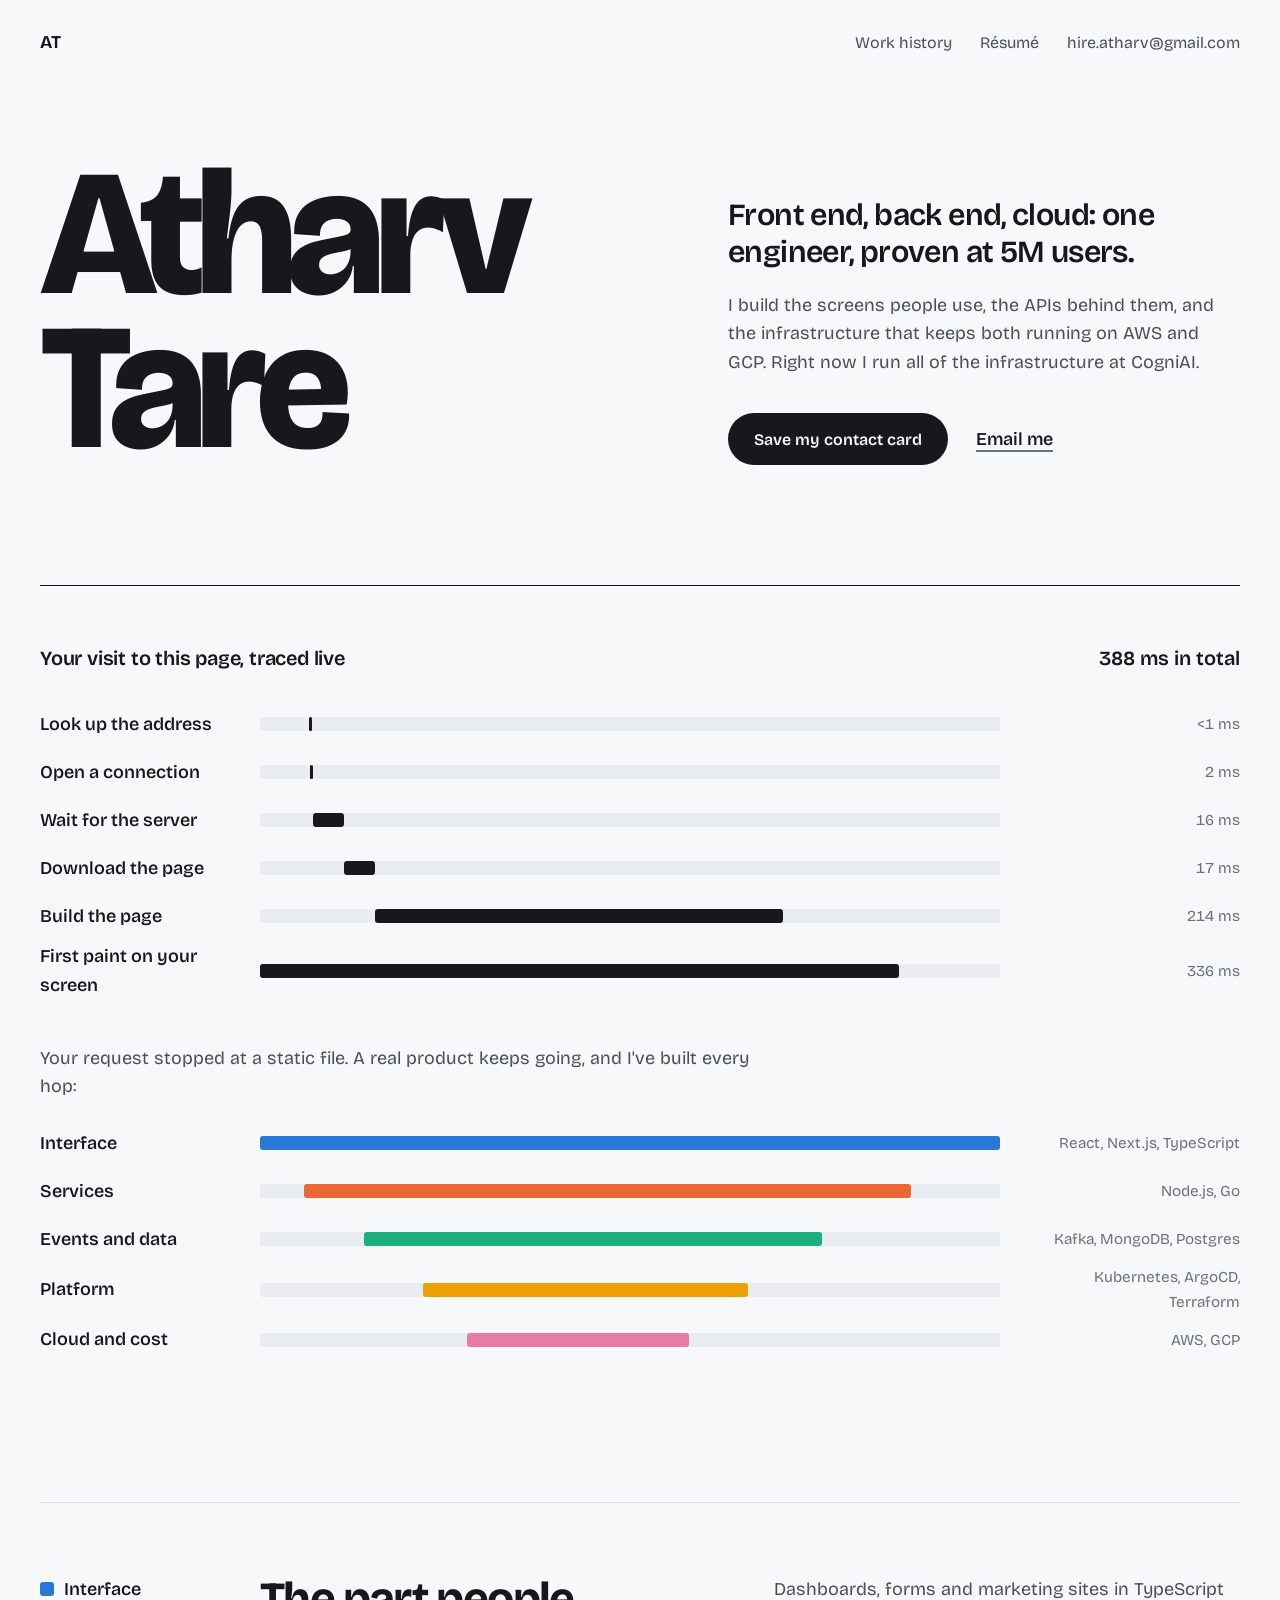
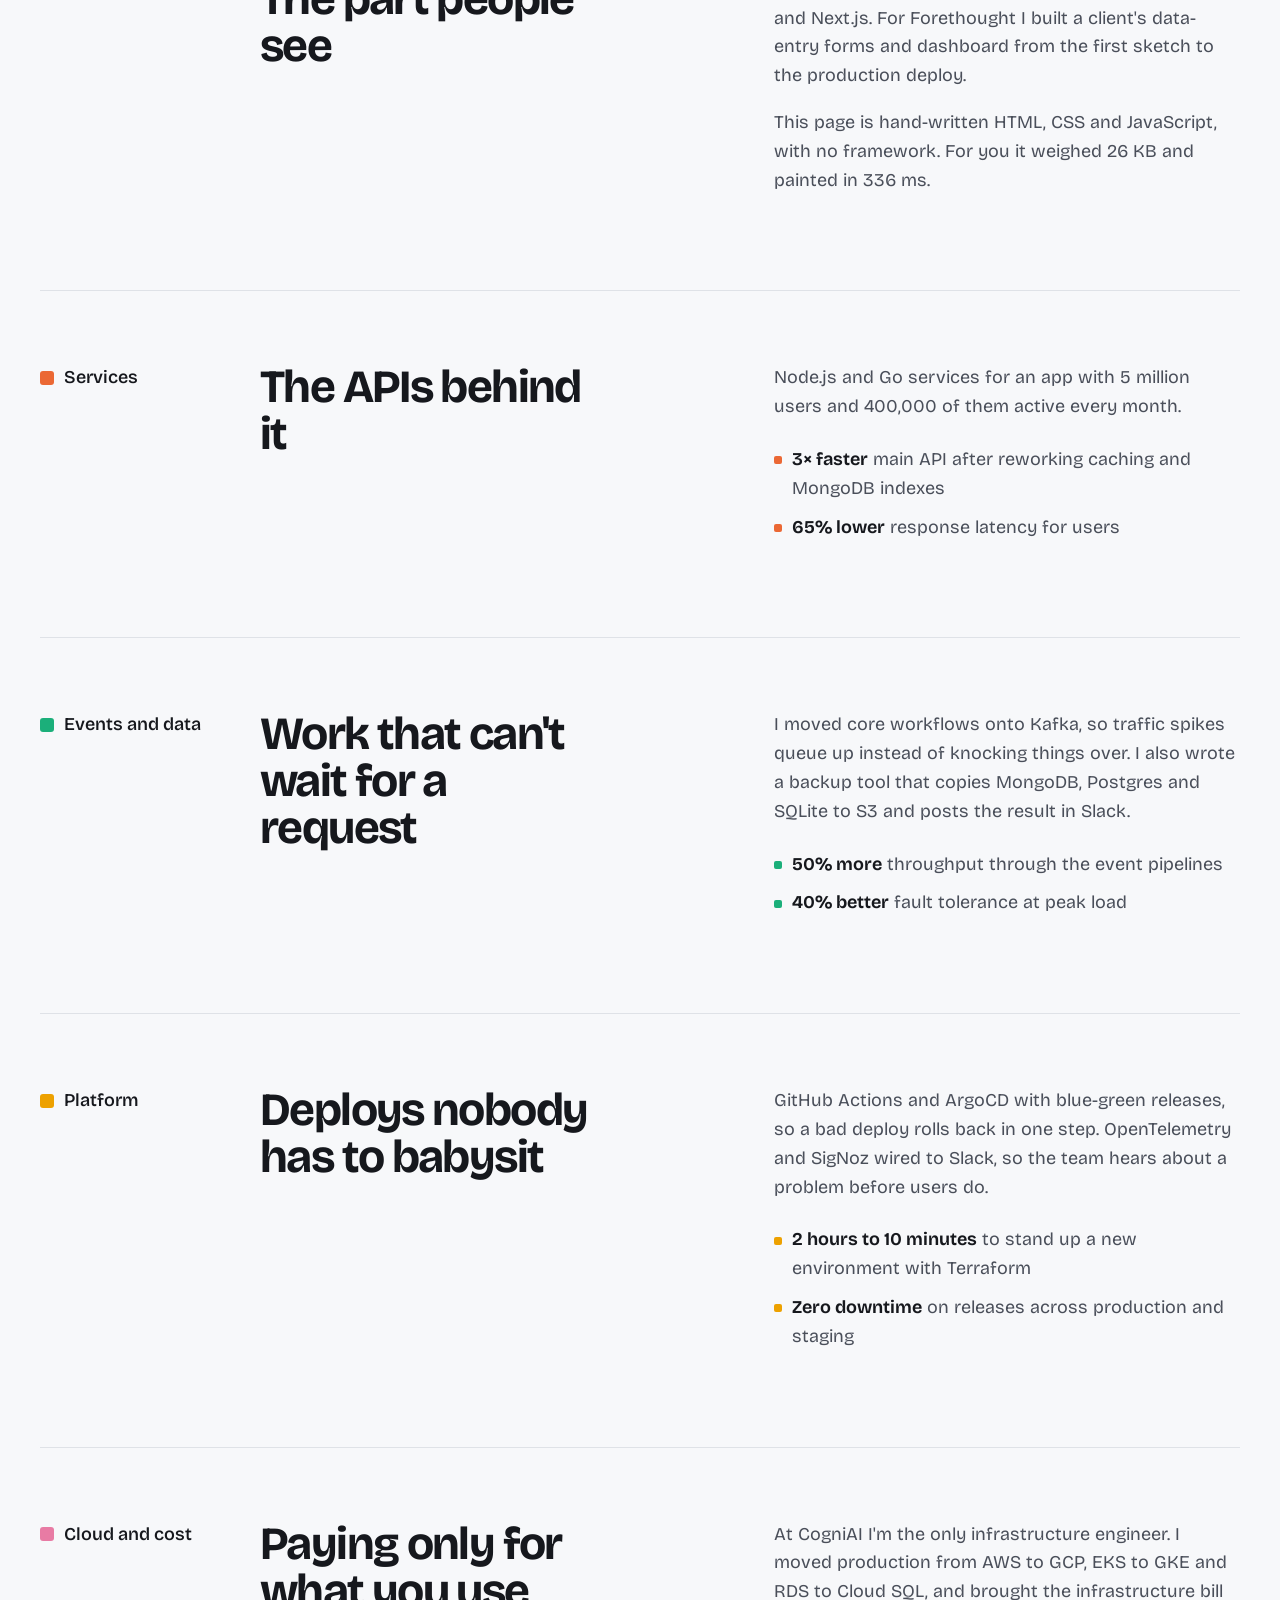
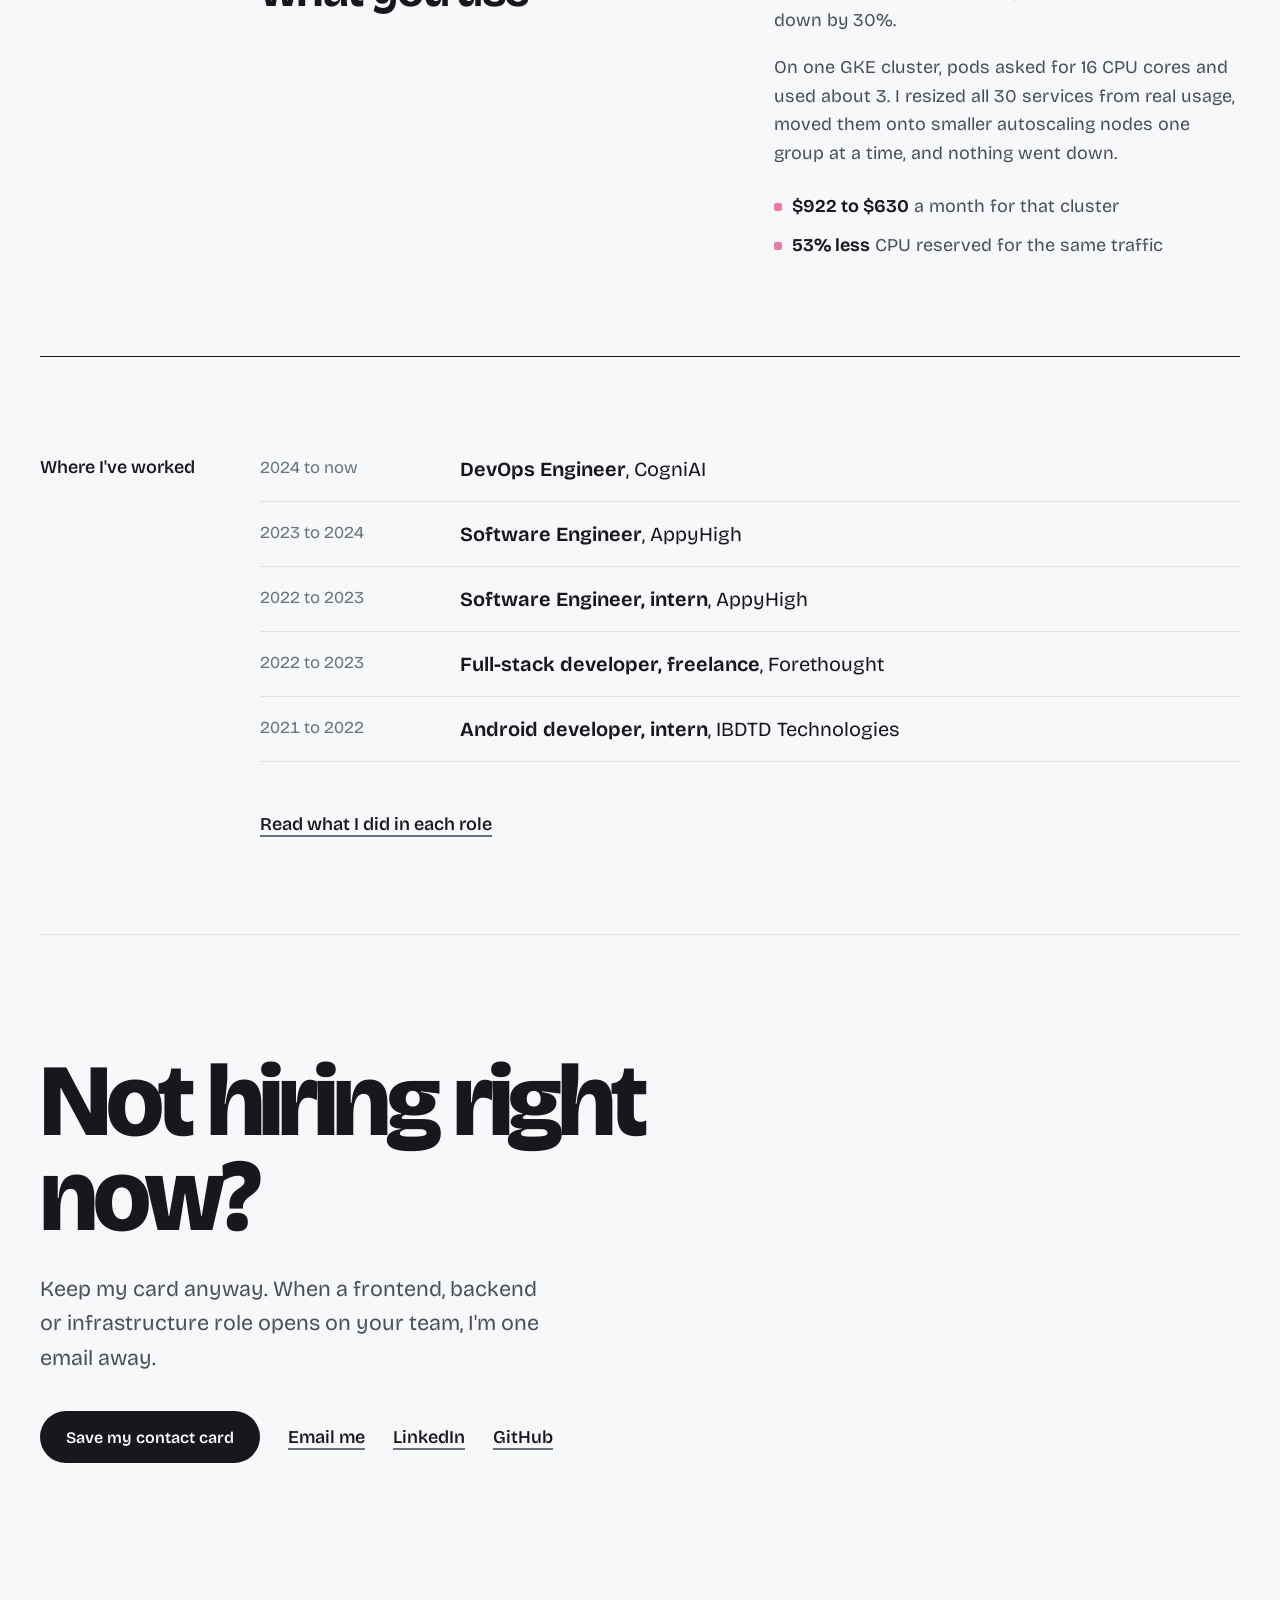
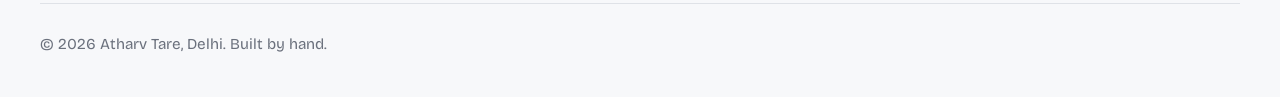
<file: index.html>
<!doctype html>
<html lang="en">
<head>
  <meta charset="utf-8" />
  <meta name="viewport" content="width=device-width, initial-scale=1" />
  <title>Atharv Tare, software engineer</title>
  <meta name="description" content="Front end, back end, cloud. Atharv Tare builds interfaces, APIs and the infrastructure under them, proven on an app with 5 million users." />
  <meta property="og:title" content="Atharv Tare, software engineer" />
  <link rel="canonical" href="https://atharvtare.com/" />
  <meta property="og:url" content="https://atharvtare.com/" />
  <meta property="og:type" content="website" />
  <link rel="icon" href="favicon.svg" type="image/svg+xml" />
  <meta property="og:description" content="Front end, back end, cloud: one engineer, proven at 5M users." />
  <link rel="preconnect" href="https://fonts.googleapis.com" />
  <link rel="preconnect" href="https://fonts.gstatic.com" crossorigin />
  <link href="https://fonts.googleapis.com/css2?family=Bricolage+Grotesque:opsz,wght@12..96,300..800&display=swap" rel="stylesheet" />
  <link rel="stylesheet" href="styles.css" />
</head>
<body>
  <a class="skip" href="#main">Skip to content</a>

  <header class="top wrap">
    <a class="top__name" href="#main">AT</a>
    <nav class="top__links" aria-label="Page">
      <a href="work.html">Work history</a>
      <a href="Atharv_Resume.pdf" target="_blank" rel="noopener">Résumé</a>
      <a href="mailto:hire.atharv@gmail.com">hire.atharv@gmail.com</a>
    </nav>
  </header>

  <main id="main">
    <section class="hero wrap" aria-labelledby="name">
      <h1 id="name" class="hero__name">Atharv<br />Tare</h1>
      <div class="hero__side">
        <p class="hero__line">Front end, back end, cloud: one engineer, proven at 5M users.</p>
        <p class="hero__sub">I build the screens people use, the APIs behind them, and the infrastructure that keeps both running on AWS and GCP. Right now I run all of the infrastructure at CogniAI.</p>
        <div class="actions">
          <button class="btn" type="button" data-vcard>Save my contact card</button>
          <a class="link" href="mailto:hire.atharv@gmail.com">Email me</a>
        </div>
      </div>
    </section>

    <section class="trace wrap" aria-labelledby="trace-h">
      <div class="trace__head">
        <h2 id="trace-h">Your visit to this page, traced live</h2>
        <p class="trace__total"><span id="traceTotal">measuring</span></p>
      </div>
      <ol class="spans" id="visitSpans" aria-live="polite"></ol>
      <p class="trace__turn">Your request stopped at a static file. A real product keeps going, and I've built every hop:</p>
      <ol class="spans spans--stack">
        <li class="span" style="--c: var(--l1); --x: 0; --w: 100"><a href="#interface"><span class="span__name">Interface</span><span class="span__track"><i></i></span><span class="span__meta">React, Next.js, TypeScript</span></a></li>
        <li class="span" style="--c: var(--l2); --x: 6; --w: 82"><a href="#services"><span class="span__name">Services</span><span class="span__track"><i></i></span><span class="span__meta">Node.js, Go</span></a></li>
        <li class="span" style="--c: var(--l3); --x: 14; --w: 62"><a href="#events"><span class="span__name">Events and data</span><span class="span__track"><i></i></span><span class="span__meta">Kafka, MongoDB, Postgres</span></a></li>
        <li class="span" style="--c: var(--l4); --x: 22; --w: 44"><a href="#platform"><span class="span__name">Platform</span><span class="span__track"><i></i></span><span class="span__meta">Kubernetes, ArgoCD, Terraform</span></a></li>
        <li class="span" style="--c: var(--l5); --x: 28; --w: 30"><a href="#cloud"><span class="span__name">Cloud and cost</span><span class="span__track"><i></i></span><span class="span__meta">AWS, GCP</span></a></li>
      </ol>
    </section>

    <section class="layer wrap" id="interface" style="--c: var(--l1)" aria-labelledby="interface-h">
      <p class="layer__tag">Interface</p>
      <div class="layer__body">
        <h2 id="interface-h">The part people see</h2>
        <div class="layer__text">
          <p>Dashboards, forms and marketing sites in TypeScript and Next.js. For Forethought I built a client's data-entry forms and dashboard from the first sketch to the production deploy.</p>
          <p>This page is hand-written HTML, CSS and JavaScript, with no framework. <span id="pageStats">For you it loaded in a fraction of a second.</span></p>
        </div>
      </div>
    </section>

    <section class="layer wrap" id="services" style="--c: var(--l2)" aria-labelledby="services-h">
      <p class="layer__tag">Services</p>
      <div class="layer__body">
        <h2 id="services-h">The APIs behind it</h2>
        <div class="layer__text">
          <p>Node.js and Go services for an app with 5 million users and 400,000 of them active every month.</p>
          <ul class="proof">
            <li><b>3× faster</b> main API after reworking caching and MongoDB indexes</li>
            <li><b>65% lower</b> response latency for users</li>
          </ul>
        </div>
      </div>
    </section>

    <section class="layer wrap" id="events" style="--c: var(--l3)" aria-labelledby="events-h">
      <p class="layer__tag">Events and data</p>
      <div class="layer__body">
        <h2 id="events-h">Work that can't wait for a request</h2>
        <div class="layer__text">
          <p>I moved core workflows onto Kafka, so traffic spikes queue up instead of knocking things over. I also wrote a backup tool that copies MongoDB, Postgres and SQLite to S3 and posts the result in Slack.</p>
          <ul class="proof">
            <li><b>50% more</b> throughput through the event pipelines</li>
            <li><b>40% better</b> fault tolerance at peak load</li>
          </ul>
        </div>
      </div>
    </section>

    <section class="layer wrap" id="platform" style="--c: var(--l4)" aria-labelledby="platform-h">
      <p class="layer__tag">Platform</p>
      <div class="layer__body">
        <h2 id="platform-h">Deploys nobody has to babysit</h2>
        <div class="layer__text">
          <p>GitHub Actions and ArgoCD with blue-green releases, so a bad deploy rolls back in one step. OpenTelemetry and SigNoz wired to Slack, so the team hears about a problem before users do.</p>
          <ul class="proof">
            <li><b>2 hours to 10 minutes</b> to stand up a new environment with Terraform</li>
            <li><b>Zero downtime</b> on releases across production and staging</li>
          </ul>
        </div>
      </div>
    </section>

    <section class="layer wrap" id="cloud" style="--c: var(--l5)" aria-labelledby="cloud-h">
      <p class="layer__tag">Cloud and cost</p>
      <div class="layer__body">
        <h2 id="cloud-h">Paying only for what you use</h2>
        <div class="layer__text">
          <p>At CogniAI I'm the only infrastructure engineer. I moved production from AWS to GCP, EKS to GKE and RDS to Cloud SQL, and brought the infrastructure bill down by 30%.</p>
          <p>On one GKE cluster, pods asked for 16 CPU cores and used about 3. I resized all 30 services from real usage, moved them onto smaller autoscaling nodes one group at a time, and nothing went down.</p>
          <ul class="proof">
            <li><b>$922 to $630</b> a month for that cluster</li>
            <li><b>53% less</b> CPU reserved for the same traffic</li>
          </ul>
        </div>
      </div>
    </section>

    <section class="history wrap" id="history" aria-labelledby="history-h">
      <h2 id="history-h">Where I've worked</h2>
      <ol class="jobs">
        <li><span class="jobs__when">2024 to now</span><a class="jobs__what" href="work.html#cogniai"><b>DevOps Engineer</b>, CogniAI</a></li>
        <li><span class="jobs__when">2023 to 2024</span><a class="jobs__what" href="work.html#appyhigh"><b>Software Engineer</b>, AppyHigh</a></li>
        <li><span class="jobs__when">2022 to 2023</span><a class="jobs__what" href="work.html#appyhigh-intern"><b>Software Engineer, intern</b>, AppyHigh</a></li>
        <li><span class="jobs__when">2022 to 2023</span><a class="jobs__what" href="work.html#forethought"><b>Full-stack developer, freelance</b>, Forethought</a></li>
        <li><span class="jobs__when">2021 to 2022</span><a class="jobs__what" href="work.html#ibdtd"><b>Android developer, intern</b>, IBDTD Technologies</a></li>
      </ol>
      <p class="history__more"><a class="link" href="work.html">Read what I did in each role</a></p>
    </section>

    <section class="close wrap" aria-labelledby="close-h">
      <h2 id="close-h">Not hiring right now?</h2>
      <p>Keep my card anyway. When a frontend, backend or infrastructure role opens on your team, I'm one email away.</p>
      <div class="actions">
        <button class="btn" type="button" data-vcard>Save my contact card</button>
        <a class="link" href="mailto:hire.atharv@gmail.com">Email me</a>
        <a class="link" href="https://linkedin.com/in/atharv-tare" target="_blank" rel="noopener">LinkedIn</a>
        <a class="link" href="https://github.com/atharv028" target="_blank" rel="noopener">GitHub</a>
      </div>
    </section>
  </main>

  <footer class="foot wrap">
    <p>© <span id="year">2026</span> Atharv Tare, Delhi. Built by hand.</p>
  </footer>

  <script src="app.js" defer></script>
</body>
</html>
</file>
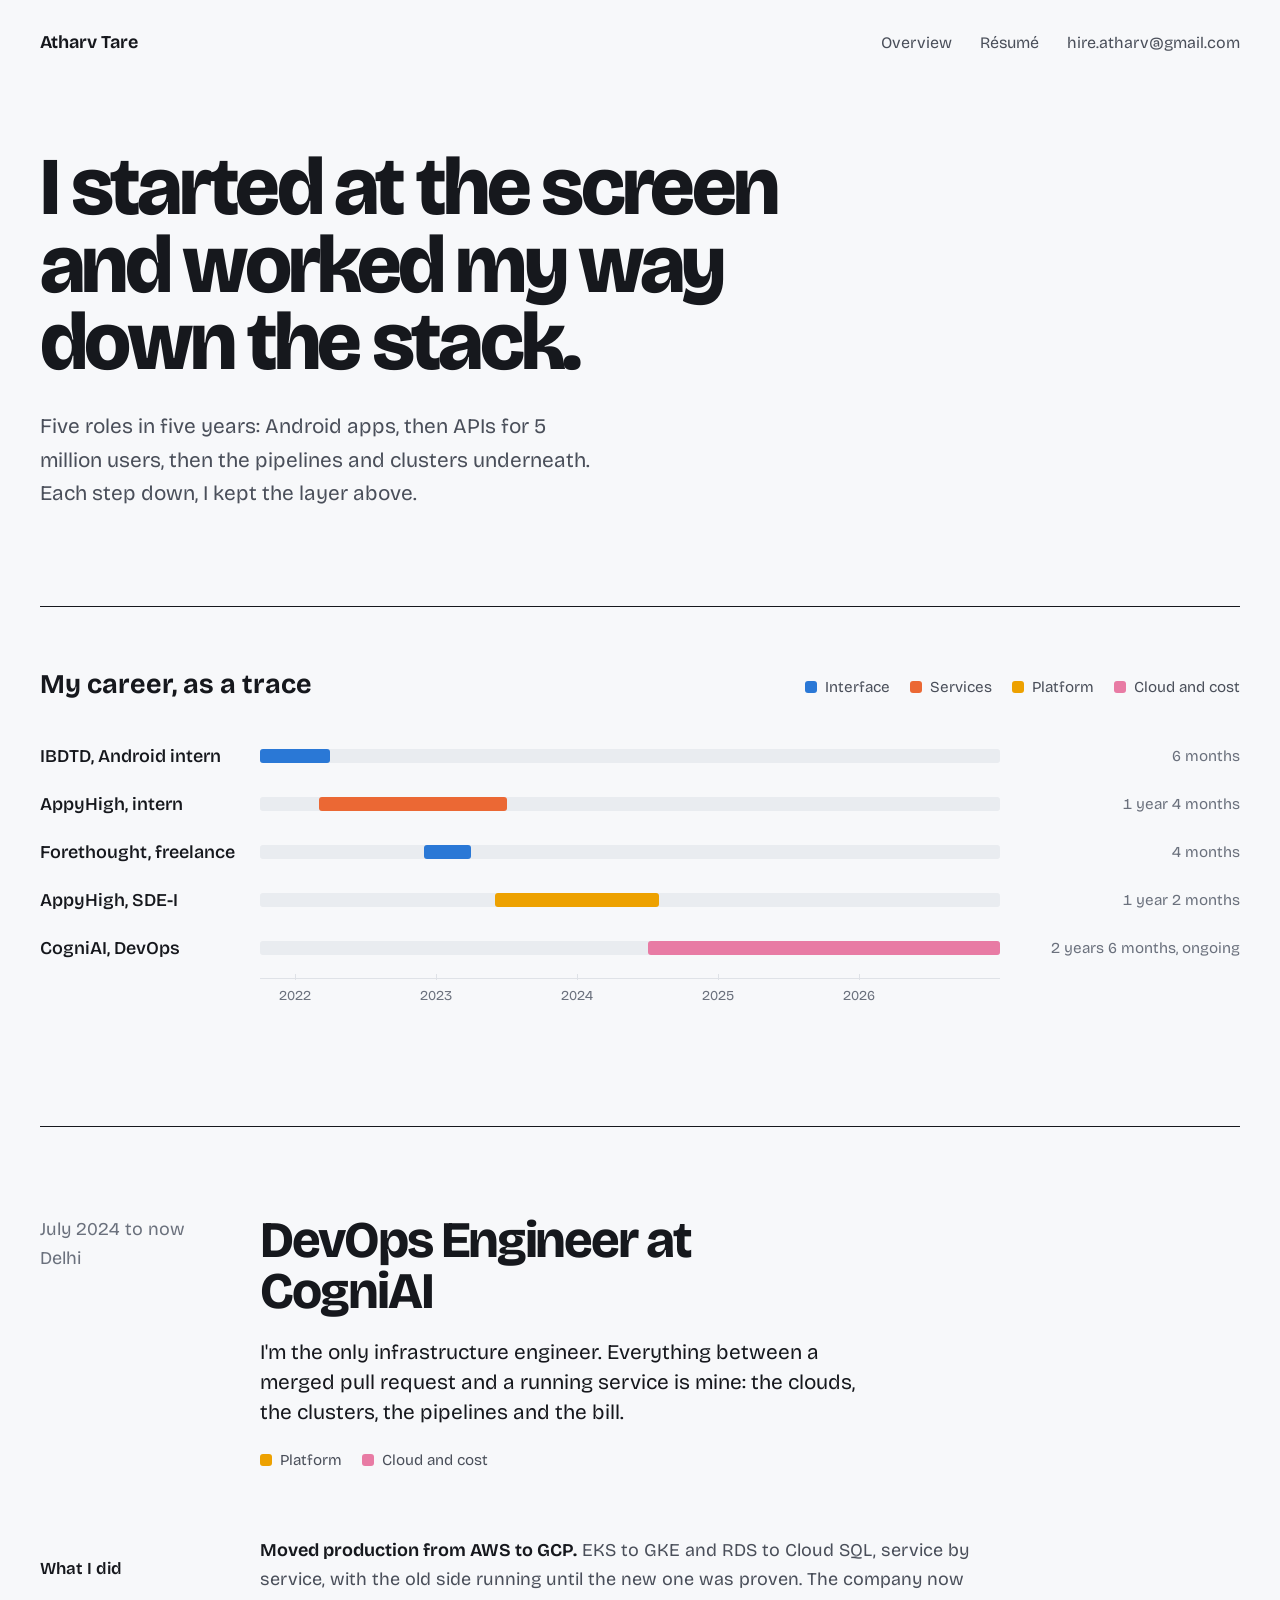
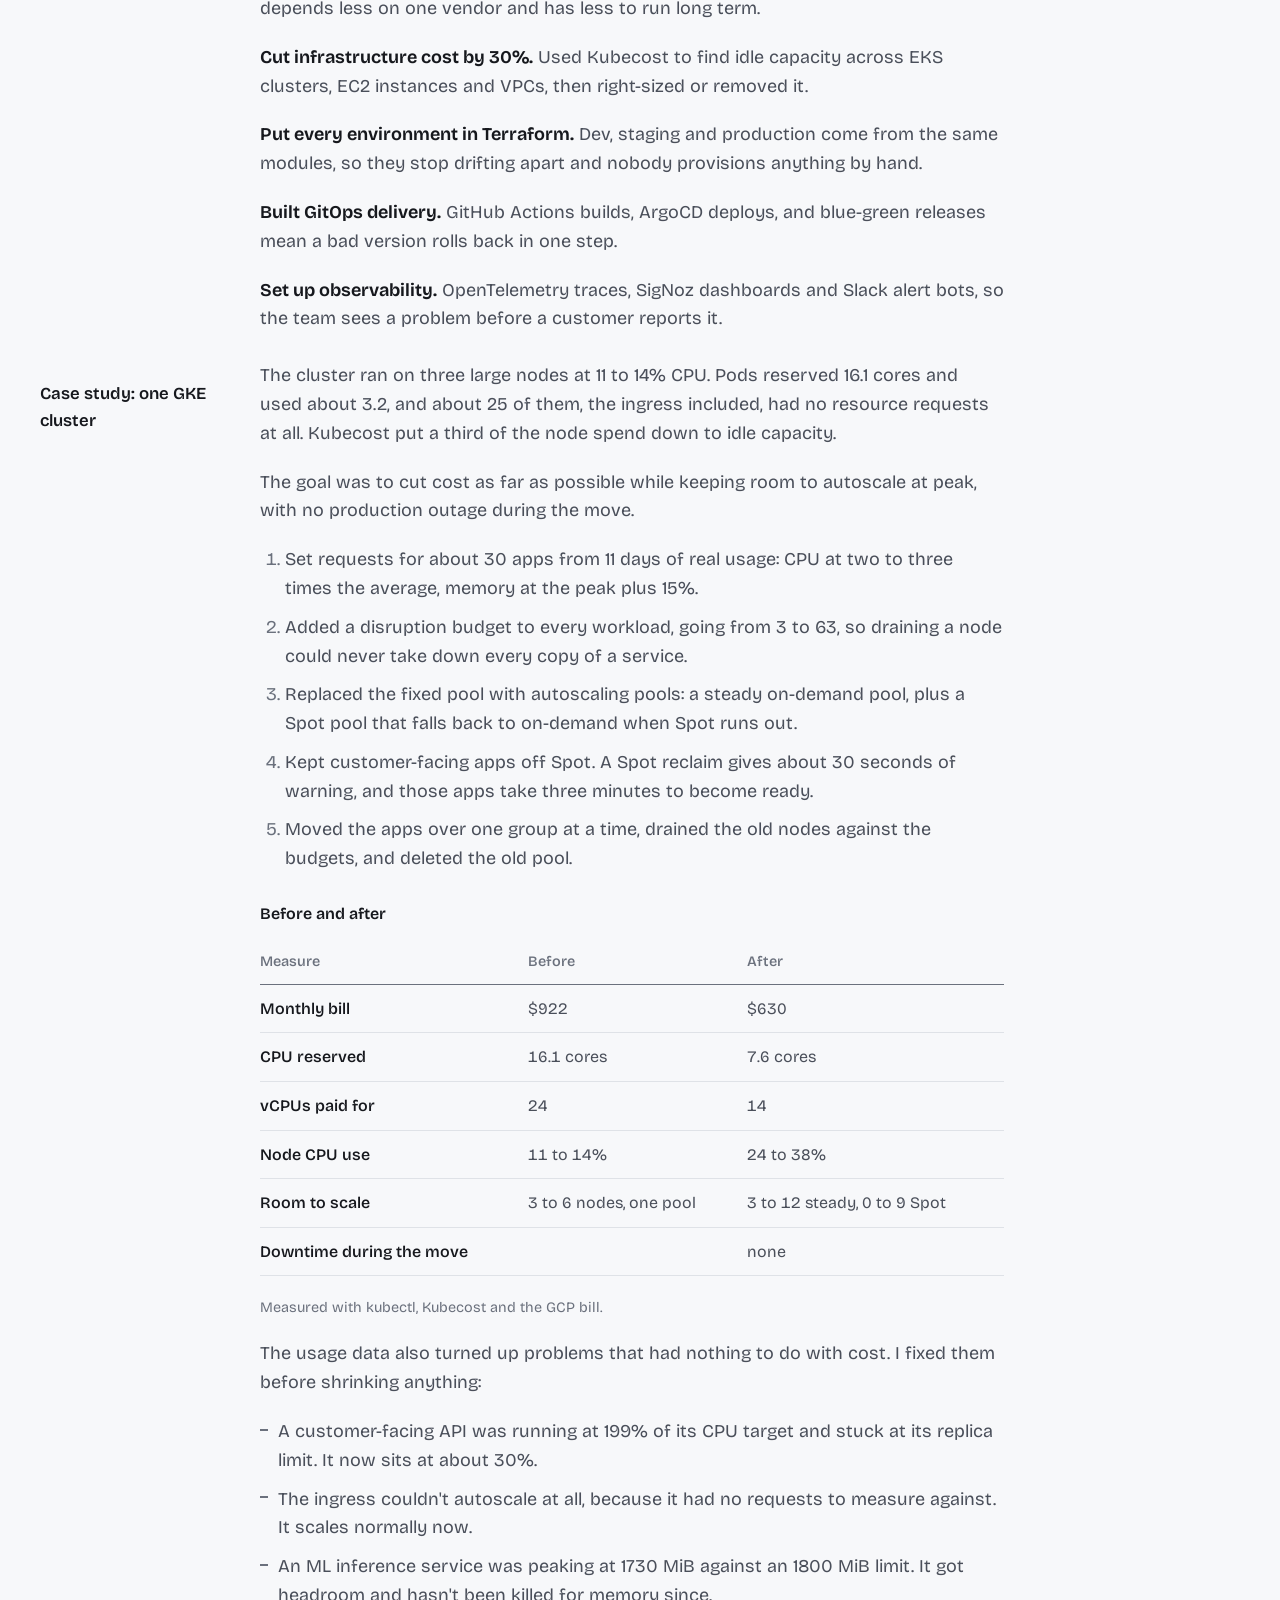
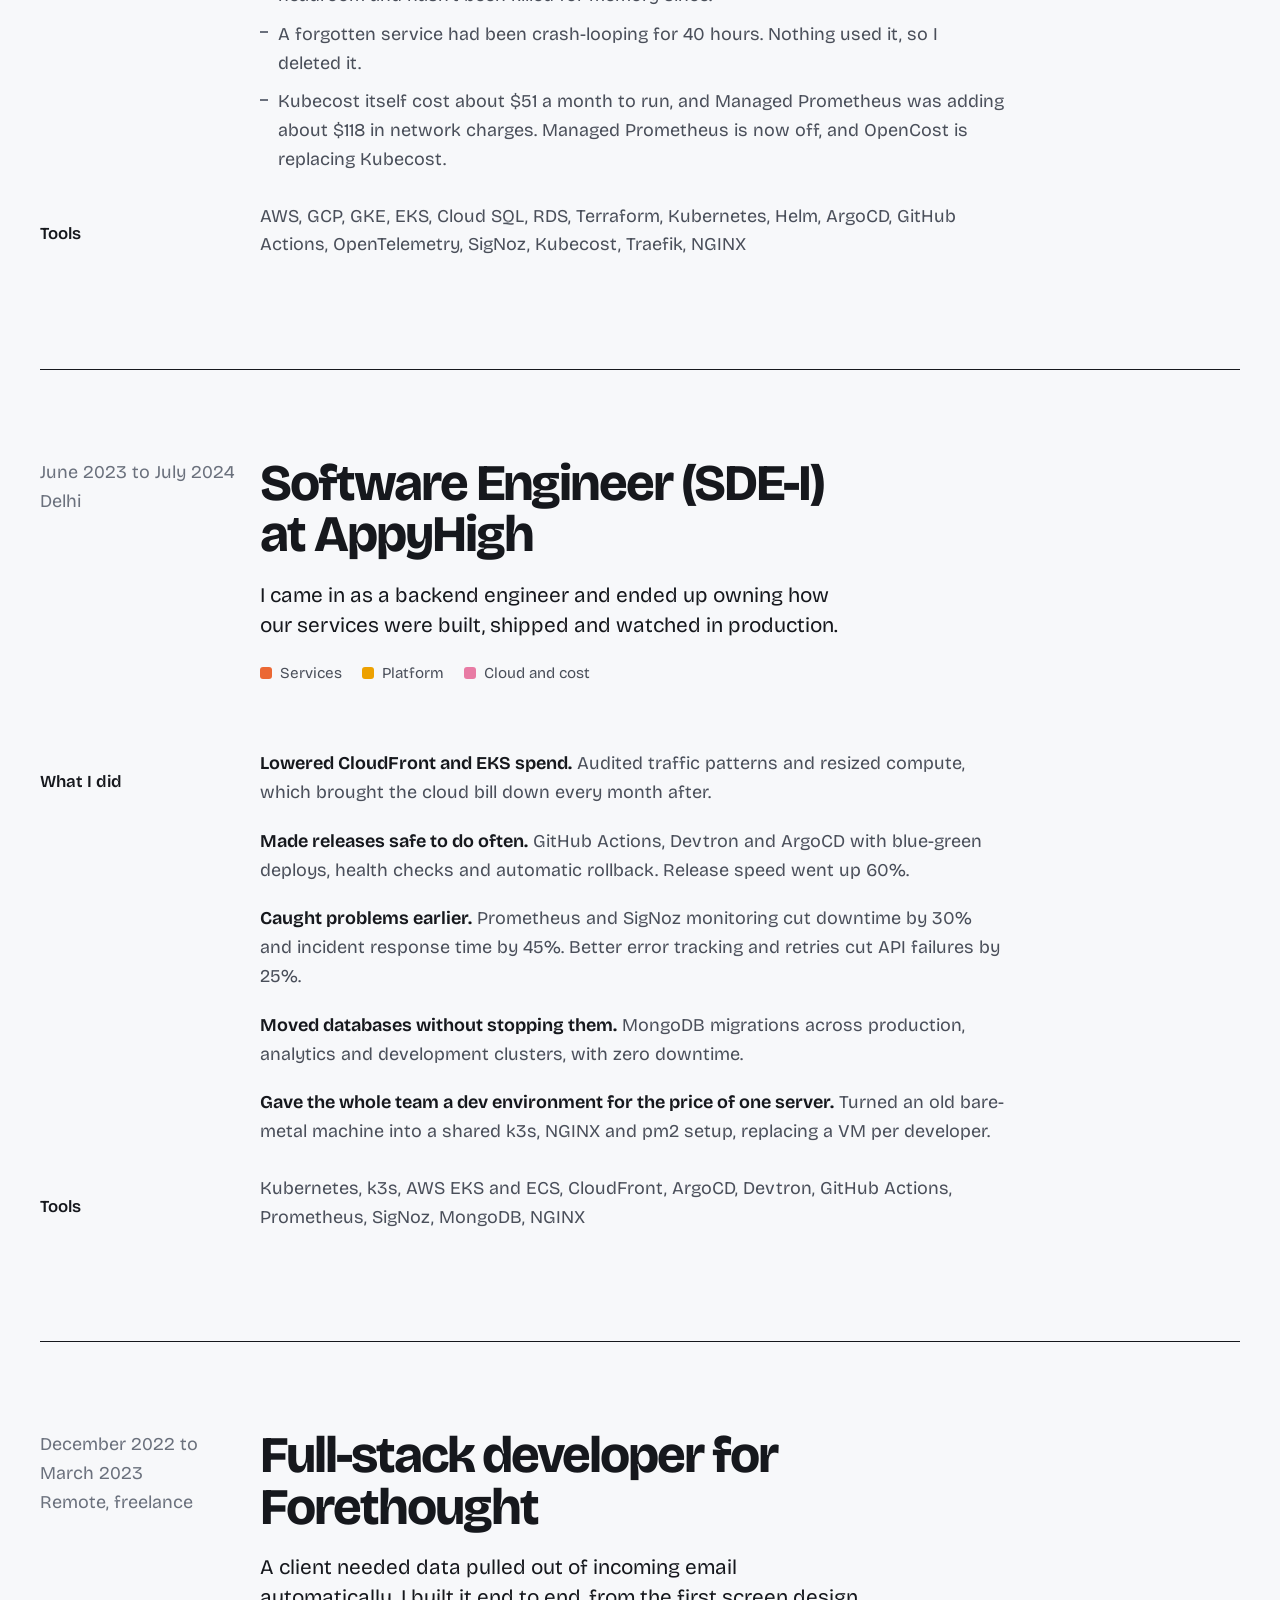
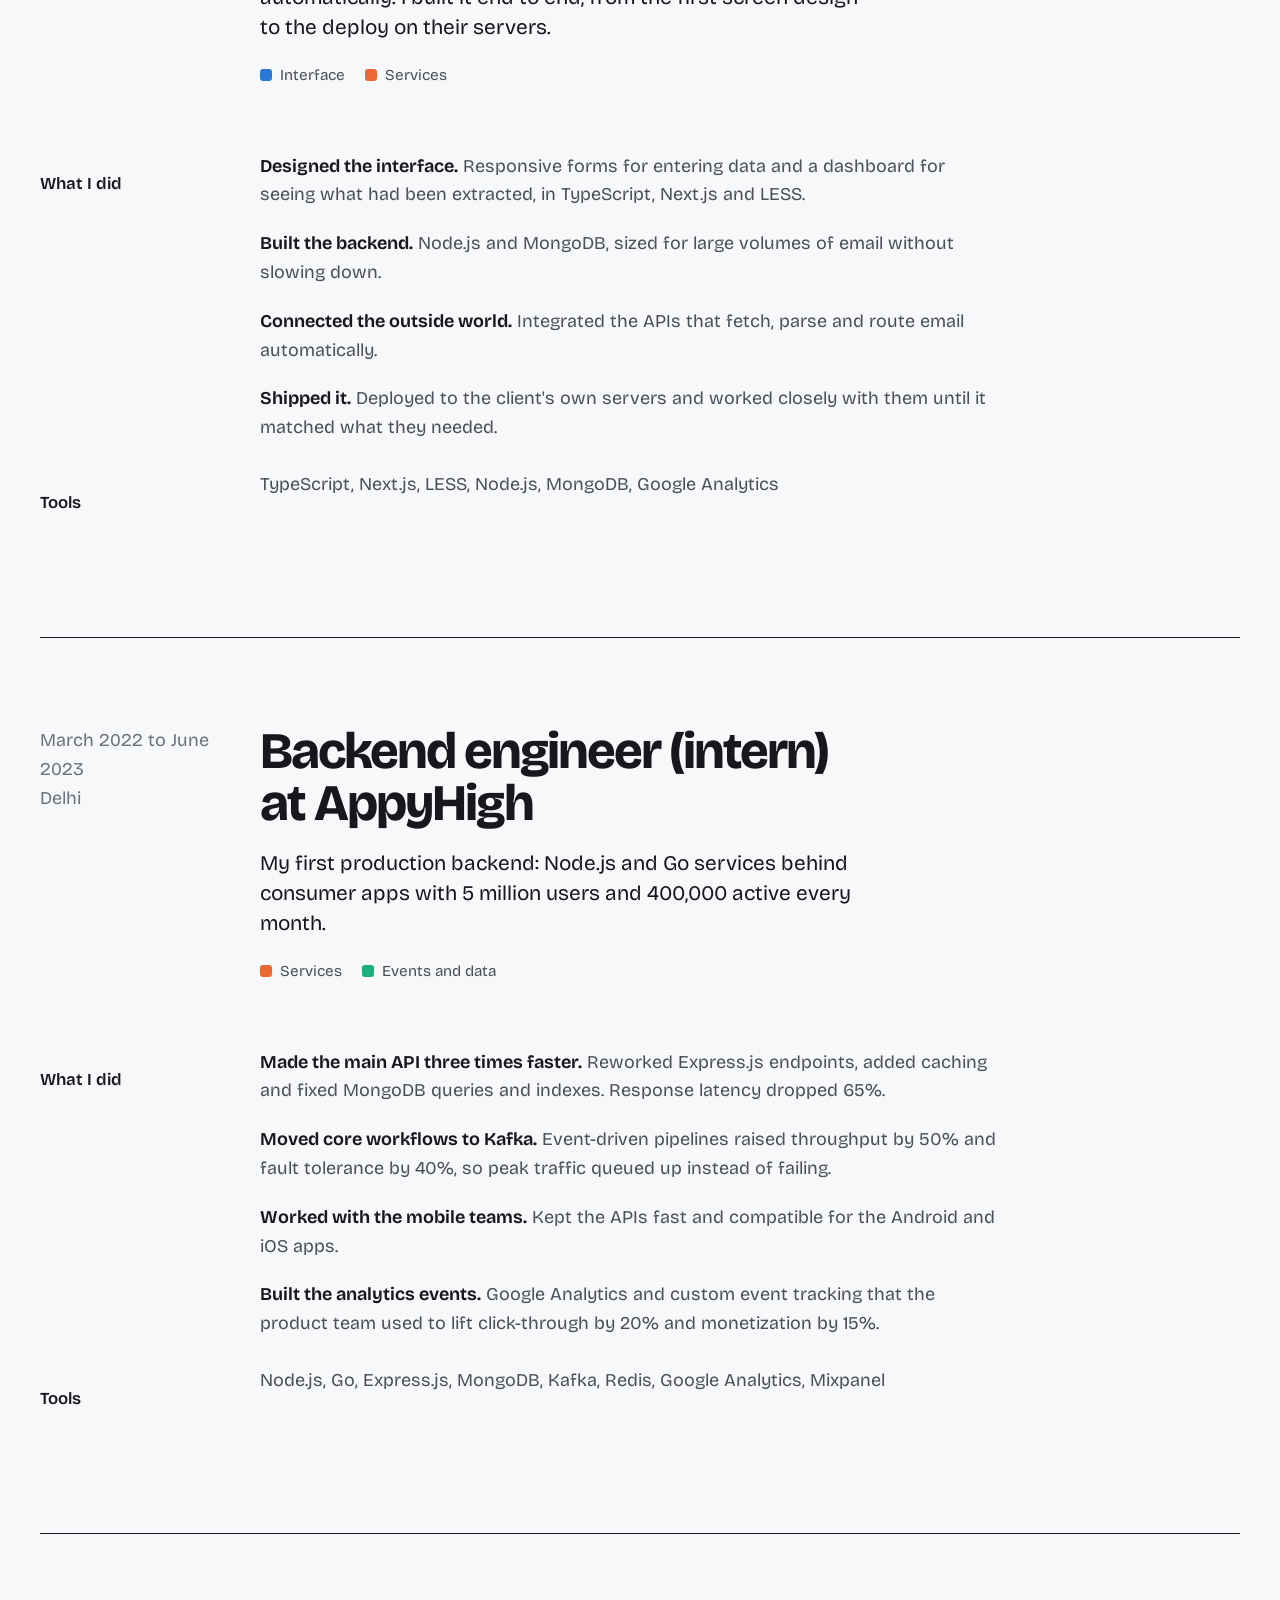
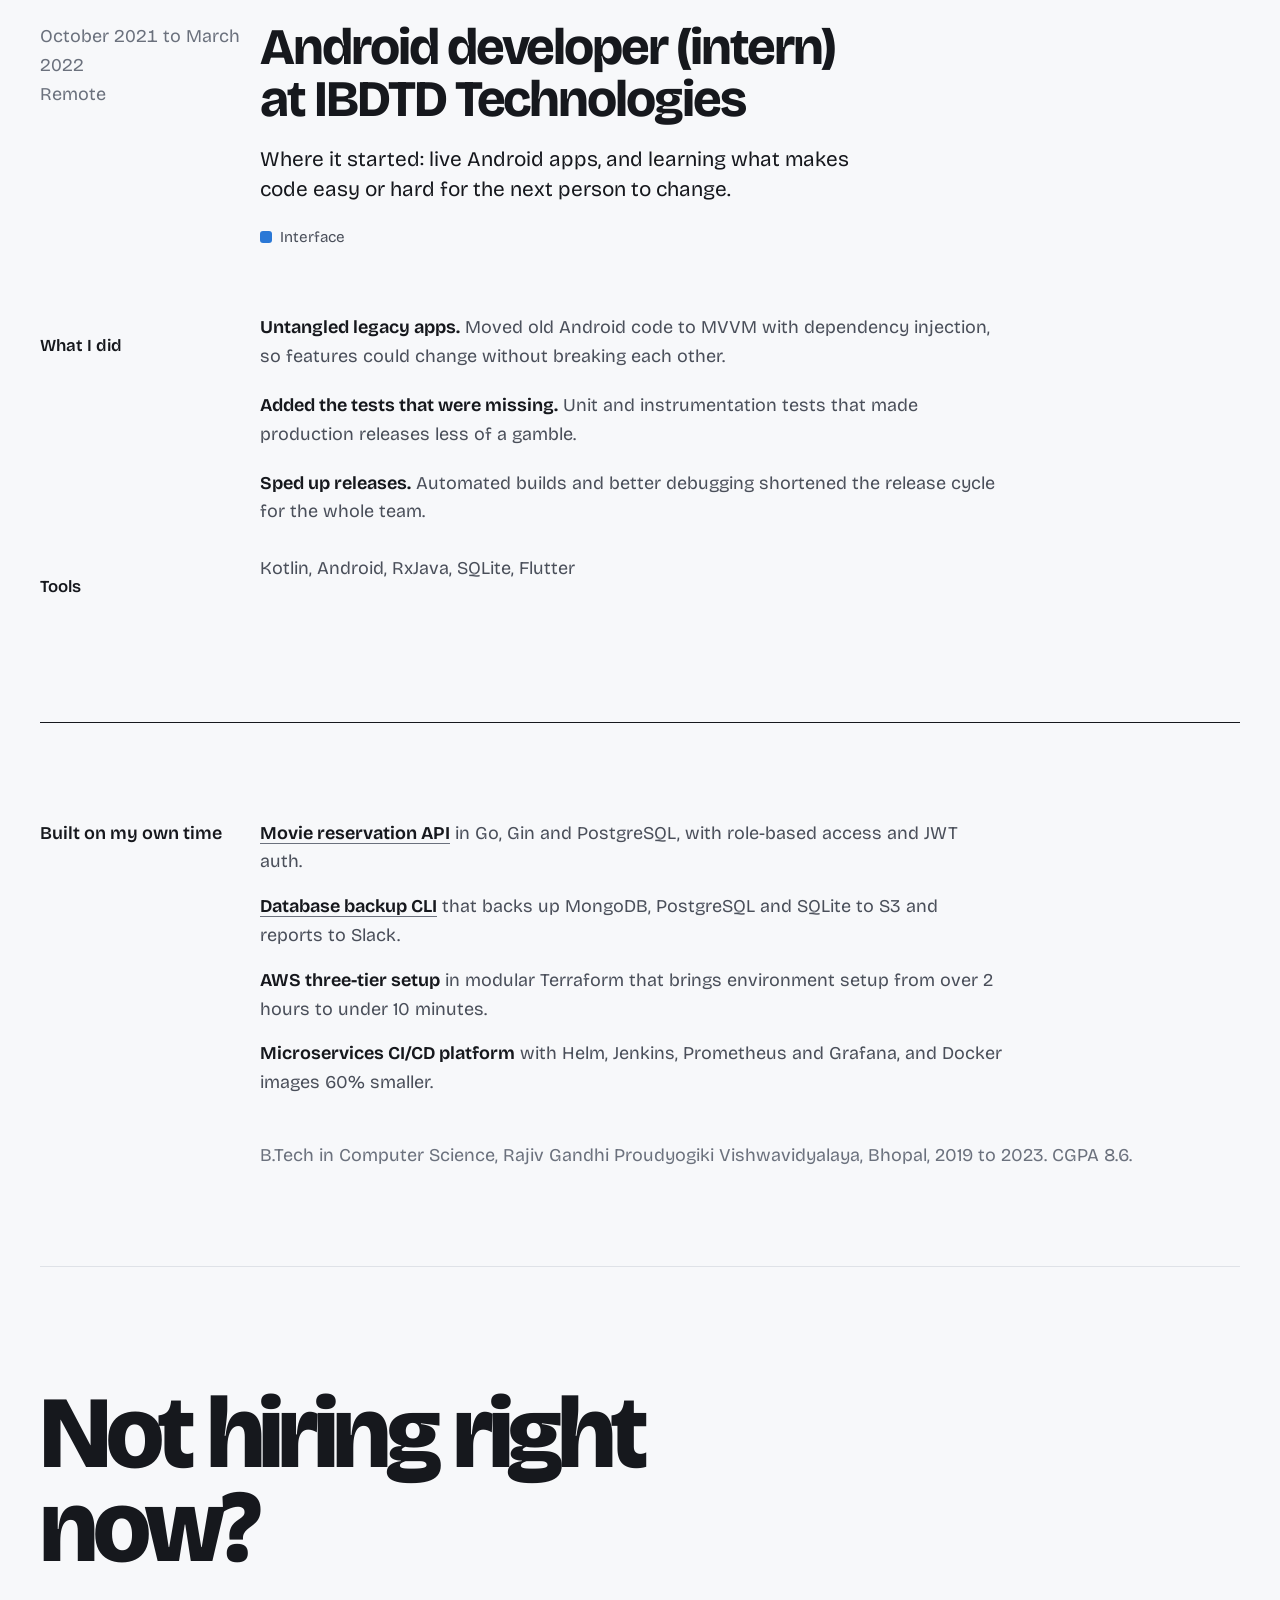
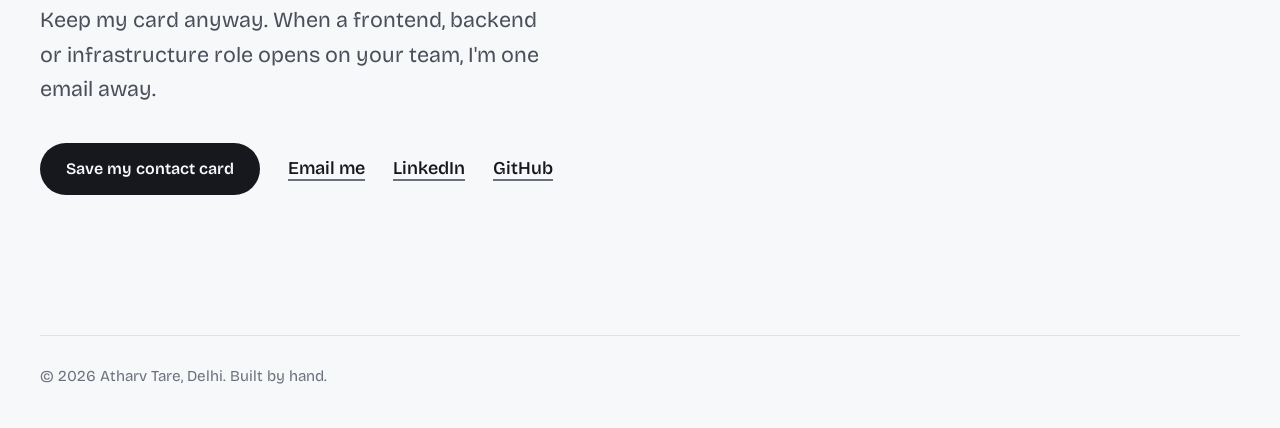
<file: work.html>
<!doctype html>
<html lang="en">
<head>
  <meta charset="utf-8" />
  <meta name="viewport" content="width=device-width, initial-scale=1" />
  <title>Work history, Atharv Tare</title>
  <meta name="description" content="Five roles across Android, backend, full-stack and DevOps: what Atharv Tare built at CogniAI, AppyHigh, Forethought and IBDTD, with the numbers." />
  <link rel="canonical" href="https://atharvtare.com/work.html" />
  <meta property="og:url" content="https://atharvtare.com/work.html" />
  <meta property="og:type" content="website" />
  <link rel="icon" href="favicon.svg" type="image/svg+xml" />
  <link rel="preconnect" href="https://fonts.googleapis.com" />
  <link rel="preconnect" href="https://fonts.gstatic.com" crossorigin />
  <link href="https://fonts.googleapis.com/css2?family=Bricolage+Grotesque:opsz,wght@12..96,300..800&display=swap" rel="stylesheet" />
  <link rel="stylesheet" href="styles.css" />
</head>
<body>
  <a class="skip" href="#main">Skip to content</a>

  <header class="top wrap">
    <a class="top__name" href="index.html">Atharv Tare</a>
    <nav class="top__links" aria-label="Site">
      <a href="index.html">Overview</a>
      <a href="Atharv_Resume.pdf" target="_blank" rel="noopener">Résumé</a>
      <a href="mailto:hire.atharv@gmail.com">hire.atharv@gmail.com</a>
    </nav>
  </header>

  <main id="main">
    <section class="page-head wrap" aria-labelledby="page-h">
      <h1 id="page-h">I started at the screen and worked my way down the stack.</h1>
      <p>Five roles in five years: Android apps, then APIs for 5 million users, then the pipelines and clusters underneath. Each step down, I kept the layer above.</p>
    </section>

    <section class="career wrap" aria-labelledby="career-h">
      <div class="trace__head">
        <h2 id="career-h">My career, as a trace</h2>
        <p class="legend" aria-hidden="true">
          <span style="--c: var(--l1)">Interface</span>
          <span style="--c: var(--l2)">Services</span>
          <span style="--c: var(--l4)">Platform</span>
          <span style="--c: var(--l5)">Cloud and cost</span>
        </p>
      </div>
      <ol class="spans" id="career" data-from="2021-10">
        <li class="span" data-start="2021-10" data-end="2022-03" style="--c: var(--l1)"><a href="#ibdtd"><span class="span__name">IBDTD, Android intern</span><span class="span__track"><i></i></span><span class="span__meta">6 months</span></a></li>
        <li class="span" data-start="2022-03" data-end="2023-06" style="--c: var(--l2)"><a href="#appyhigh-intern"><span class="span__name">AppyHigh, intern</span><span class="span__track"><i></i></span><span class="span__meta">1 year 4 months</span></a></li>
        <li class="span" data-start="2022-12" data-end="2023-03" style="--c: var(--l1)"><a href="#forethought"><span class="span__name">Forethought, freelance</span><span class="span__track"><i></i></span><span class="span__meta">4 months</span></a></li>
        <li class="span" data-start="2023-06" data-end="2024-07" style="--c: var(--l4)"><a href="#appyhigh"><span class="span__name">AppyHigh, SDE-I</span><span class="span__track"><i></i></span><span class="span__meta">1 year 2 months</span></a></li>
        <li class="span" data-start="2024-07" data-end="now" style="--c: var(--l5)"><a href="#cogniai"><span class="span__name">CogniAI, DevOps</span><span class="span__track"><i></i></span><span class="span__meta" data-duration>now</span></a></li>
      </ol>
      <div class="axis" id="careerAxis" aria-hidden="true"></div>
    </section>

    <!-- CogniAI -->
    <article class="role wrap" id="cogniai" aria-labelledby="cogniai-h">
      <header class="role__head">
        <p class="role__when">July 2024 to now<br />Delhi</p>
        <div>
          <h2 id="cogniai-h">DevOps Engineer at CogniAI</h2>
          <p class="role__lede">I'm the only infrastructure engineer. Everything between a merged pull request and a running service is mine: the clouds, the clusters, the pipelines and the bill.</p>
          <p class="layers"><span style="--c: var(--l4)">Platform</span><span style="--c: var(--l5)">Cloud and cost</span></p>
        </div>
      </header>

      <div class="role__grid">
        <h3>What I did</h3>
        <ul class="did">
          <li><b>Moved production from AWS to GCP.</b> EKS to GKE and RDS to Cloud SQL, service by service, with the old side running until the new one was proven. The company now depends less on one vendor and has less to run long term.</li>
          <li><b>Cut infrastructure cost by 30%.</b> Used Kubecost to find idle capacity across EKS clusters, EC2 instances and VPCs, then right-sized or removed it.</li>
          <li><b>Put every environment in Terraform.</b> Dev, staging and production come from the same modules, so they stop drifting apart and nobody provisions anything by hand.</li>
          <li><b>Built GitOps delivery.</b> GitHub Actions builds, ArgoCD deploys, and blue-green releases mean a bad version rolls back in one step.</li>
          <li><b>Set up observability.</b> OpenTelemetry traces, SigNoz dashboards and Slack alert bots, so the team sees a problem before a customer reports it.</li>
        </ul>

        <h3>Case study: one GKE cluster</h3>
        <div class="case">
          <p>The cluster ran on three large nodes at 11 to 14% CPU. Pods reserved 16.1 cores and used about 3.2, and about 25 of them, the ingress included, had no resource requests at all. Kubecost put a third of the node spend down to idle capacity.</p>
          <p>The goal was to cut cost as far as possible while keeping room to autoscale at peak, with no production outage during the move.</p>
          <ol class="steps">
            <li>Set requests for about 30 apps from 11 days of real usage: CPU at two to three times the average, memory at the peak plus 15%.</li>
            <li>Added a disruption budget to every workload, going from 3 to 63, so draining a node could never take down every copy of a service.</li>
            <li>Replaced the fixed pool with autoscaling pools: a steady on-demand pool, plus a Spot pool that falls back to on-demand when Spot runs out.</li>
            <li>Kept customer-facing apps off Spot. A Spot reclaim gives about 30 seconds of warning, and those apps take three minutes to become ready.</li>
            <li>Moved the apps over one group at a time, drained the old nodes against the budgets, and deleted the old pool.</li>
          </ol>

          <div class="table-wrap">
            <table class="table">
              <caption>Before and after</caption>
              <thead><tr><th scope="col">Measure</th><th scope="col">Before</th><th scope="col">After</th></tr></thead>
              <tbody>
                <tr><th scope="row">Monthly bill</th><td>$922</td><td>$630</td></tr>
                <tr><th scope="row">CPU reserved</th><td>16.1 cores</td><td>7.6 cores</td></tr>
                <tr><th scope="row">vCPUs paid for</th><td>24</td><td>14</td></tr>
                <tr><th scope="row">Node CPU use</th><td>11 to 14%</td><td>24 to 38%</td></tr>
                <tr><th scope="row">Room to scale</th><td>3 to 6 nodes, one pool</td><td>3 to 12 steady, 0 to 9 Spot</td></tr>
                <tr><th scope="row">Downtime during the move</th><td></td><td>none</td></tr>
              </tbody>
            </table>
          </div>
          <p class="footnote">Measured with kubectl, Kubecost and the GCP bill.</p>

          <p>The usage data also turned up problems that had nothing to do with cost. I fixed them before shrinking anything:</p>
          <ul class="did did--tight">
            <li>A customer-facing API was running at 199% of its CPU target and stuck at its replica limit. It now sits at about 30%.</li>
            <li>The ingress couldn't autoscale at all, because it had no requests to measure against. It scales normally now.</li>
            <li>An ML inference service was peaking at 1730 MiB against an 1800 MiB limit. It got headroom and hasn't been killed for memory since.</li>
            <li>A forgotten service had been crash-looping for 40 hours. Nothing used it, so I deleted it.</li>
            <li>Kubecost itself cost about $51 a month to run, and Managed Prometheus was adding about $118 in network charges. Managed Prometheus is now off, and OpenCost is replacing Kubecost.</li>
          </ul>
        </div>

        <h3>Tools</h3>
        <p class="tools">AWS, GCP, GKE, EKS, Cloud SQL, RDS, Terraform, Kubernetes, Helm, ArgoCD, GitHub Actions, OpenTelemetry, SigNoz, Kubecost, Traefik, NGINX</p>
      </div>
    </article>

    <!-- AppyHigh SDE-I -->
    <article class="role wrap" id="appyhigh" aria-labelledby="appyhigh-h">
      <header class="role__head">
        <p class="role__when">June 2023 to July 2024<br />Delhi</p>
        <div>
          <h2 id="appyhigh-h">Software Engineer (SDE-I) at AppyHigh</h2>
          <p class="role__lede">I came in as a backend engineer and ended up owning how our services were built, shipped and watched in production.</p>
          <p class="layers"><span style="--c: var(--l2)">Services</span><span style="--c: var(--l4)">Platform</span><span style="--c: var(--l5)">Cloud and cost</span></p>
        </div>
      </header>
      <div class="role__grid">
        <h3>What I did</h3>
        <ul class="did">
          <li><b>Lowered CloudFront and EKS spend.</b> Audited traffic patterns and resized compute, which brought the cloud bill down every month after.</li>
          <li><b>Made releases safe to do often.</b> GitHub Actions, Devtron and ArgoCD with blue-green deploys, health checks and automatic rollback. Release speed went up 60%.</li>
          <li><b>Caught problems earlier.</b> Prometheus and SigNoz monitoring cut downtime by 30% and incident response time by 45%. Better error tracking and retries cut API failures by 25%.</li>
          <li><b>Moved databases without stopping them.</b> MongoDB migrations across production, analytics and development clusters, with zero downtime.</li>
          <li><b>Gave the whole team a dev environment for the price of one server.</b> Turned an old bare-metal machine into a shared k3s, NGINX and pm2 setup, replacing a VM per developer.</li>
        </ul>
        <h3>Tools</h3>
        <p class="tools">Kubernetes, k3s, AWS EKS and ECS, CloudFront, ArgoCD, Devtron, GitHub Actions, Prometheus, SigNoz, MongoDB, NGINX</p>
      </div>
    </article>

    <!-- Forethought -->
    <article class="role wrap" id="forethought" aria-labelledby="forethought-h">
      <header class="role__head">
        <p class="role__when">December 2022 to March 2023<br />Remote, freelance</p>
        <div>
          <h2 id="forethought-h">Full-stack developer for Forethought</h2>
          <p class="role__lede">A client needed data pulled out of incoming email automatically. I built it end to end, from the first screen design to the deploy on their servers.</p>
          <p class="layers"><span style="--c: var(--l1)">Interface</span><span style="--c: var(--l2)">Services</span></p>
        </div>
      </header>
      <div class="role__grid">
        <h3>What I did</h3>
        <ul class="did">
          <li><b>Designed the interface.</b> Responsive forms for entering data and a dashboard for seeing what had been extracted, in TypeScript, Next.js and LESS.</li>
          <li><b>Built the backend.</b> Node.js and MongoDB, sized for large volumes of email without slowing down.</li>
          <li><b>Connected the outside world.</b> Integrated the APIs that fetch, parse and route email automatically.</li>
          <li><b>Shipped it.</b> Deployed to the client's own servers and worked closely with them until it matched what they needed.</li>
        </ul>
        <h3>Tools</h3>
        <p class="tools">TypeScript, Next.js, LESS, Node.js, MongoDB, Google Analytics</p>
      </div>
    </article>

    <!-- AppyHigh intern -->
    <article class="role wrap" id="appyhigh-intern" aria-labelledby="appyhigh-intern-h">
      <header class="role__head">
        <p class="role__when">March 2022 to June 2023<br />Delhi</p>
        <div>
          <h2 id="appyhigh-intern-h">Backend engineer (intern) at AppyHigh</h2>
          <p class="role__lede">My first production backend: Node.js and Go services behind consumer apps with 5 million users and 400,000 active every month.</p>
          <p class="layers"><span style="--c: var(--l2)">Services</span><span style="--c: var(--l3)">Events and data</span></p>
        </div>
      </header>
      <div class="role__grid">
        <h3>What I did</h3>
        <ul class="did">
          <li><b>Made the main API three times faster.</b> Reworked Express.js endpoints, added caching and fixed MongoDB queries and indexes. Response latency dropped 65%.</li>
          <li><b>Moved core workflows to Kafka.</b> Event-driven pipelines raised throughput by 50% and fault tolerance by 40%, so peak traffic queued up instead of failing.</li>
          <li><b>Worked with the mobile teams.</b> Kept the APIs fast and compatible for the Android and iOS apps.</li>
          <li><b>Built the analytics events.</b> Google Analytics and custom event tracking that the product team used to lift click-through by 20% and monetization by 15%.</li>
        </ul>
        <h3>Tools</h3>
        <p class="tools">Node.js, Go, Express.js, MongoDB, Kafka, Redis, Google Analytics, Mixpanel</p>
      </div>
    </article>

    <!-- IBDTD -->
    <article class="role wrap" id="ibdtd" aria-labelledby="ibdtd-h">
      <header class="role__head">
        <p class="role__when">October 2021 to March 2022<br />Remote</p>
        <div>
          <h2 id="ibdtd-h">Android developer (intern) at IBDTD Technologies</h2>
          <p class="role__lede">Where it started: live Android apps, and learning what makes code easy or hard for the next person to change.</p>
          <p class="layers"><span style="--c: var(--l1)">Interface</span></p>
        </div>
      </header>
      <div class="role__grid">
        <h3>What I did</h3>
        <ul class="did">
          <li><b>Untangled legacy apps.</b> Moved old Android code to MVVM with dependency injection, so features could change without breaking each other.</li>
          <li><b>Added the tests that were missing.</b> Unit and instrumentation tests that made production releases less of a gamble.</li>
          <li><b>Sped up releases.</b> Automated builds and better debugging shortened the release cycle for the whole team.</li>
        </ul>
        <h3>Tools</h3>
        <p class="tools">Kotlin, Android, RxJava, SQLite, Flutter</p>
      </div>
    </article>

    <section class="extras wrap" aria-labelledby="extras-h">
      <h2 id="extras-h">Built on my own time</h2>
      <ul class="extras__list">
        <li><a href="https://github.com/atharv028/movie-reservation-system" target="_blank" rel="noopener"><b>Movie reservation API</b></a> in Go, Gin and PostgreSQL, with role-based access and JWT auth.</li>
        <li><a href="https://github.com/atharv028/db-backup-cli" target="_blank" rel="noopener"><b>Database backup CLI</b></a> that backs up MongoDB, PostgreSQL and SQLite to S3 and reports to Slack.</li>
        <li><b>AWS three-tier setup</b> in modular Terraform that brings environment setup from over 2 hours to under 10 minutes.</li>
        <li><b>Microservices CI/CD platform</b> with Helm, Jenkins, Prometheus and Grafana, and Docker images 60% smaller.</li>
      </ul>
      <p class="edu">B.Tech in Computer Science, Rajiv Gandhi Proudyogiki Vishwavidyalaya, Bhopal, 2019 to 2023. CGPA 8.6.</p>
    </section>

    <section class="close wrap" aria-labelledby="close-h">
      <h2 id="close-h">Not hiring right now?</h2>
      <p>Keep my card anyway. When a frontend, backend or infrastructure role opens on your team, I'm one email away.</p>
      <div class="actions">
        <button class="btn" type="button" data-vcard>Save my contact card</button>
        <a class="link" href="mailto:hire.atharv@gmail.com">Email me</a>
        <a class="link" href="https://linkedin.com/in/atharv-tare" target="_blank" rel="noopener">LinkedIn</a>
        <a class="link" href="https://github.com/atharv028" target="_blank" rel="noopener">GitHub</a>
      </div>
    </section>
  </main>

  <footer class="foot wrap">
    <p>© <span id="year">2026</span> Atharv Tare, Delhi. Built by hand.</p>
  </footer>

  <script src="app.js" defer></script>
</body>
</html>
</file>
<file: styles.css>
/* Layer colours are the validated categorical set (dataviz reference palette).
   Every bar carries a text label, which covers the light-mode contrast warning. */
:root {
  --paper: #f7f8fa;
  --ink: #16181d;
  --ink-2: #4a4f5a;
  --ink-3: #6b717d;
  --rule: #dfe2e7;
  --track: #e9ecf0;
  --l1: #2a78d6;
  --l2: #eb6834;
  --l3: #1baf7a;
  --l4: #eda100;
  --l5: #e87ba4;
  --font: "Bricolage Grotesque", ui-sans-serif, system-ui, sans-serif;
  color-scheme: light;
}
@media (prefers-color-scheme: dark) {
  :root {
    --paper: #15171c;
    --ink: #eef0f3;
    --ink-2: #b5bac4;
    --ink-3: #8b919c;
    --rule: #2a2e36;
    --track: #20232a;
    --l1: #3987e5;
    --l2: #d95926;
    --l3: #199e70;
    --l4: #c98500;
    --l5: #d55181;
    color-scheme: dark;
  }
}

*, *::before, *::after { box-sizing: border-box; }
html { scroll-behavior: smooth; }
body {
  margin: 0;
  background: var(--paper);
  color: var(--ink);
  font: 400 1.125rem/1.6 var(--font);
  font-optical-sizing: auto;
  -webkit-font-smoothing: antialiased;
}
h1, h2, p, ol, ul { margin: 0; }
a { color: inherit; }
.wrap { width: min(1200px, 100% - 40px); margin-inline: auto; }
.skip { position: absolute; left: -999px; }
.skip:focus { left: 16px; top: 16px; z-index: 10; background: var(--ink); color: var(--paper); padding: 8px 12px; }
:focus-visible { outline: 2px solid var(--l1); outline-offset: 4px; border-radius: 4px; }

/* Header */
.top { display: flex; justify-content: space-between; align-items: center; gap: 24px; padding: 28px 0; }
.top__name { font-weight: 650; text-decoration: none; }
.top__links { display: flex; gap: 28px; font-size: 1rem; }
.top__links a { color: var(--ink-2); text-decoration: none; }
.top__links a:hover { color: var(--ink); text-decoration: underline; text-underline-offset: 4px; }

/* Hero: the name is the one oversized thing on the page */
.hero {
  display: grid;
  grid-template-columns: 1.25fr 1fr;
  gap: 48px;
  align-items: end;
  padding: 72px 0 120px;
}
.hero__name {
  font-size: clamp(4.5rem, 14vw, 12.5rem);
  font-weight: 800;
  line-height: .86;
  letter-spacing: -0.055em;
  font-variation-settings: "opsz" 96;
}
.hero__line { font-size: clamp(1.5rem, 2.4vw, 2rem); font-weight: 600; line-height: 1.2; letter-spacing: -0.02em; max-width: 22ch; text-wrap: balance; }
.hero__sub { margin-top: 20px; color: var(--ink-2); max-width: 42ch; }
.actions { display: flex; flex-wrap: wrap; align-items: center; gap: 12px 28px; margin-top: 36px; }
.btn {
  font: 600 1rem var(--font);
  background: var(--ink);
  color: var(--paper);
  border: 0;
  border-radius: 999px;
  padding: 0 26px;
  min-height: 52px;
  cursor: pointer;
  transition: transform .15s ease;
}
.btn:hover { transform: translateY(-2px); }
.btn:active { transform: translateY(0); }
.link { font-weight: 550; text-decoration: underline; text-decoration-thickness: 1.5px; text-underline-offset: 5px; text-decoration-color: var(--ink-3); }
.link:hover { text-decoration-color: var(--ink); }

/* Trace */
.trace { padding: 56px 0 140px; border-top: 1.5px solid var(--ink); }
.trace__head { display: flex; justify-content: space-between; align-items: baseline; gap: 16px; flex-wrap: wrap; margin-bottom: 28px; }
.trace h2 { font-size: 1.25rem; font-weight: 600; letter-spacing: -0.01em; }
.trace__total { font-size: 1.25rem; font-weight: 600; font-variant-numeric: tabular-nums; }
.trace__turn { margin: 44px 0 20px; color: var(--ink-2); max-width: 60ch; }

.spans { list-style: none; padding: 0; display: grid; gap: 4px; }
.span > a, .span > div {
  display: grid;
  grid-template-columns: 200px 1fr 220px;
  align-items: center;
  gap: 20px;
  min-height: 44px;
  text-decoration: none;
  border-radius: 6px;
}
.span > a:hover .span__name { text-decoration: underline; text-underline-offset: 4px; }
.span__name { font-weight: 550; }
.span__meta { color: var(--ink-3); font-size: .95rem; text-align: right; font-variant-numeric: tabular-nums; }
.span__track { position: relative; height: 14px; background: var(--track); border-radius: 3px; }
.span__track i {
  position: absolute; top: 0; bottom: 0;
  left: calc(var(--x) * 1%);
  width: calc(var(--w) * 1%);
  min-width: 3px;
  background: var(--c, var(--ink-3));
  border-radius: 3px;
  transform-origin: left;
  transform: scaleX(0);
  transition: transform .5s cubic-bezier(.2,.7,.2,1);
  transition-delay: calc(var(--i, 0) * 90ms);
}
.is-drawn .span__track i { transform: scaleX(1); }
.spans--visit .span__track i { background: var(--ink); }

/* Layers */
.layer {
  display: grid;
  grid-template-columns: 200px 1fr;
  gap: 20px;
  padding: 72px 0 96px;
  border-top: 1px solid var(--rule);
}
.layer__tag { font-weight: 550; display: flex; align-items: center; gap: 10px; height: max-content; }
.layer__tag::before { content: ""; width: 14px; height: 14px; border-radius: 3px; background: var(--c); flex: none; }
.layer__body { display: grid; grid-template-columns: 1fr 1fr; gap: 48px; }
.layer h2 { font-size: clamp(2rem, 3.6vw, 3.25rem); font-weight: 700; line-height: 1.02; letter-spacing: -0.035em; max-width: 12ch; }
.layer__text { display: grid; gap: 18px; color: var(--ink-2); max-width: 52ch; }
.proof { list-style: none; padding: 0; display: grid; gap: 10px; margin-top: 6px; }
.proof li { padding-left: 18px; position: relative; }
.proof li::before { content: ""; position: absolute; left: 0; top: .62em; width: 8px; height: 8px; border-radius: 2px; background: var(--c); }
.proof b { color: var(--ink); font-weight: 650; }
.footnote { font-size: .9rem; color: var(--ink-3); }

/* History */
.history { padding: 96px 0; border-top: 1.5px solid var(--ink); display: grid; grid-template-columns: 200px 1fr; gap: 20px; }
.history h2 { font-size: 1.125rem; font-weight: 550; }
.jobs { list-style: none; padding: 0; }
.jobs li { display: grid; grid-template-columns: 180px 1fr; gap: 20px; padding: 16px 0; border-bottom: 1px solid var(--rule); font-size: 1.25rem; }
.jobs li:first-child { padding-top: 0; }
.jobs__when { color: var(--ink-3); font-size: 1.05rem; font-variant-numeric: tabular-nums; padding-top: 2px; }
.jobs b { font-weight: 650; }

/* Close */
.close { padding: 120px 0 140px; border-top: 1px solid var(--rule); }
.close h2 { font-size: clamp(3rem, 8vw, 6.5rem); font-weight: 800; line-height: .92; letter-spacing: -0.05em; max-width: 10ch; }
.close > p { margin-top: 28px; font-size: 1.35rem; color: var(--ink-2); max-width: 36ch; }

.foot { padding: 28px 0 40px; border-top: 1px solid var(--rule); color: var(--ink-3); font-size: .95rem; }

/* Work history page */
.page-head { padding: 64px 0 96px; }
.page-head h1 { font-size: clamp(2.6rem, 6.4vw, 5.5rem); font-weight: 800; line-height: .95; letter-spacing: -0.045em; max-width: 15ch; text-wrap: balance; }
.page-head p { margin-top: 28px; font-size: 1.3rem; color: var(--ink-2); max-width: 44ch; }

.career { padding: 56px 0 120px; border-top: 1.5px solid var(--ink); }
.legend, .layers { display: flex; flex-wrap: wrap; gap: 8px 20px; font-size: .95rem; color: var(--ink-2); }
.legend span, .layers span { display: inline-flex; align-items: center; gap: 8px; }
.legend span::before, .layers span::before { content: ""; width: 12px; height: 12px; border-radius: 3px; background: var(--c); }
.axis { position: relative; height: 28px; margin: 8px 240px 0 220px; border-top: 1px solid var(--rule); color: var(--ink-3); font-size: .85rem; font-variant-numeric: tabular-nums; }
.axis span { position: absolute; top: 6px; transform: translateX(-50%); }
.axis span::before { content: ""; position: absolute; left: 50%; top: -11px; height: 6px; border-left: 1px solid var(--rule); }

.role { padding: 88px 0 104px; border-top: 1.5px solid var(--ink); }
.role__head { display: grid; grid-template-columns: 200px 1fr; gap: 20px; }
.role__when { color: var(--ink-3); font-variant-numeric: tabular-nums; }
.role h2 { font-size: clamp(2rem, 4vw, 3.4rem); font-weight: 750; line-height: 1; letter-spacing: -0.04em; max-width: 18ch; }
.role__lede { margin-top: 20px; font-size: 1.3rem; line-height: 1.45; color: var(--ink); max-width: 46ch; }
.role .layers { margin-top: 20px; }
.role__grid { display: grid; grid-template-columns: 200px 1fr; gap: 28px 20px; margin-top: 64px; }
.role__grid h3 { font-size: 1.05rem; font-weight: 600; padding-top: 3px; align-self: start; }
.role__grid { align-items: start; }
.did { list-style: none; padding: 0; display: grid; gap: 20px; max-width: 62ch; color: var(--ink-2); }
.did b { color: var(--ink); font-weight: 650; }
.did--tight { gap: 10px; }
.did--tight li { padding-left: 18px; position: relative; }
.did--tight li::before { content: ""; position: absolute; left: 0; top: .65em; width: 8px; height: 2px; background: var(--ink-3); }
.case { display: grid; gap: 20px; max-width: 62ch; color: var(--ink-2); }
.steps { padding-left: 1.4em; display: grid; gap: 10px; }
.steps li::marker { color: var(--ink-3); font-variant-numeric: tabular-nums; }
.table-wrap { overflow-x: auto; margin-top: 8px; }
.table { width: 100%; border-collapse: collapse; font-size: 1rem; font-variant-numeric: tabular-nums; }
.table caption { text-align: left; font-weight: 600; color: var(--ink); padding-bottom: 12px; }
.table th, .table td { text-align: left; padding: 11px 16px 11px 0; border-bottom: 1px solid var(--rule); vertical-align: top; }
.table thead th { font-weight: 550; color: var(--ink-3); font-size: .9rem; border-bottom-color: var(--ink-3); }
.table tbody th { font-weight: 550; color: var(--ink); }
.role .tools { margin: 0; color: var(--ink-2); max-width: 62ch; }

.extras { padding: 96px 0; border-top: 1.5px solid var(--ink); display: grid; grid-template-columns: 200px 1fr; gap: 20px; }
.extras h2 { font-size: 1.125rem; font-weight: 600; }
.extras__list { list-style: none; padding: 0; display: grid; gap: 16px; color: var(--ink-2); max-width: 62ch; }
.extras__list b { color: var(--ink); font-weight: 650; }
.extras__list a { text-decoration-color: var(--ink-3); text-underline-offset: 4px; }
.edu { grid-column: 2; margin-top: 24px; color: var(--ink-3); }
.history__more { grid-column: 2; margin-top: 28px; }

/* Responsive */
@media (max-width: 900px) {
  .hero { grid-template-columns: 1fr; padding: 40px 0 88px; gap: 36px; }
  .layer, .history { grid-template-columns: 1fr; gap: 24px; padding: 56px 0 72px; }
  .layer__body { grid-template-columns: 1fr; gap: 20px; }
  .span > a, .span > div { grid-template-columns: 140px 1fr; }
  .span__meta { grid-column: 2; text-align: left; margin-top: -10px; font-size: .88rem; }
  .axis { margin: 8px 0 0 160px; }
  .role__head, .role__grid, .extras { grid-template-columns: 1fr; }
  .role__grid { margin-top: 44px; gap: 16px; }
  .role__grid h3:not(:first-child) { margin-top: 28px; }
  .edu, .history__more { grid-column: 1; }
  .role { padding: 64px 0 72px; }
}
@media (max-width: 600px) {
  .top__links a:not(:first-child):not(:nth-child(2)) { display: none; }
  .top__links { gap: 18px; }
  .span > a, .span > div { grid-template-columns: 1fr; gap: 6px; padding: 6px 0; }
  .span__meta { grid-column: 1; margin-top: 0; }
  .axis { margin-left: 0; }
  .jobs li { grid-template-columns: 1fr; gap: 2px; font-size: 1.1rem; }
  .trace { padding-bottom: 96px; }
  .close { padding: 88px 0 100px; }
}
@media (prefers-reduced-motion: reduce) {
  html { scroll-behavior: auto; }
  .span__track i { transition: none; transform: none; }
  .btn { transition: none; }
}

a.jobs__what { text-decoration: none; }
a.jobs__what:hover b { text-decoration: underline; text-underline-offset: 4px; }
</file>
